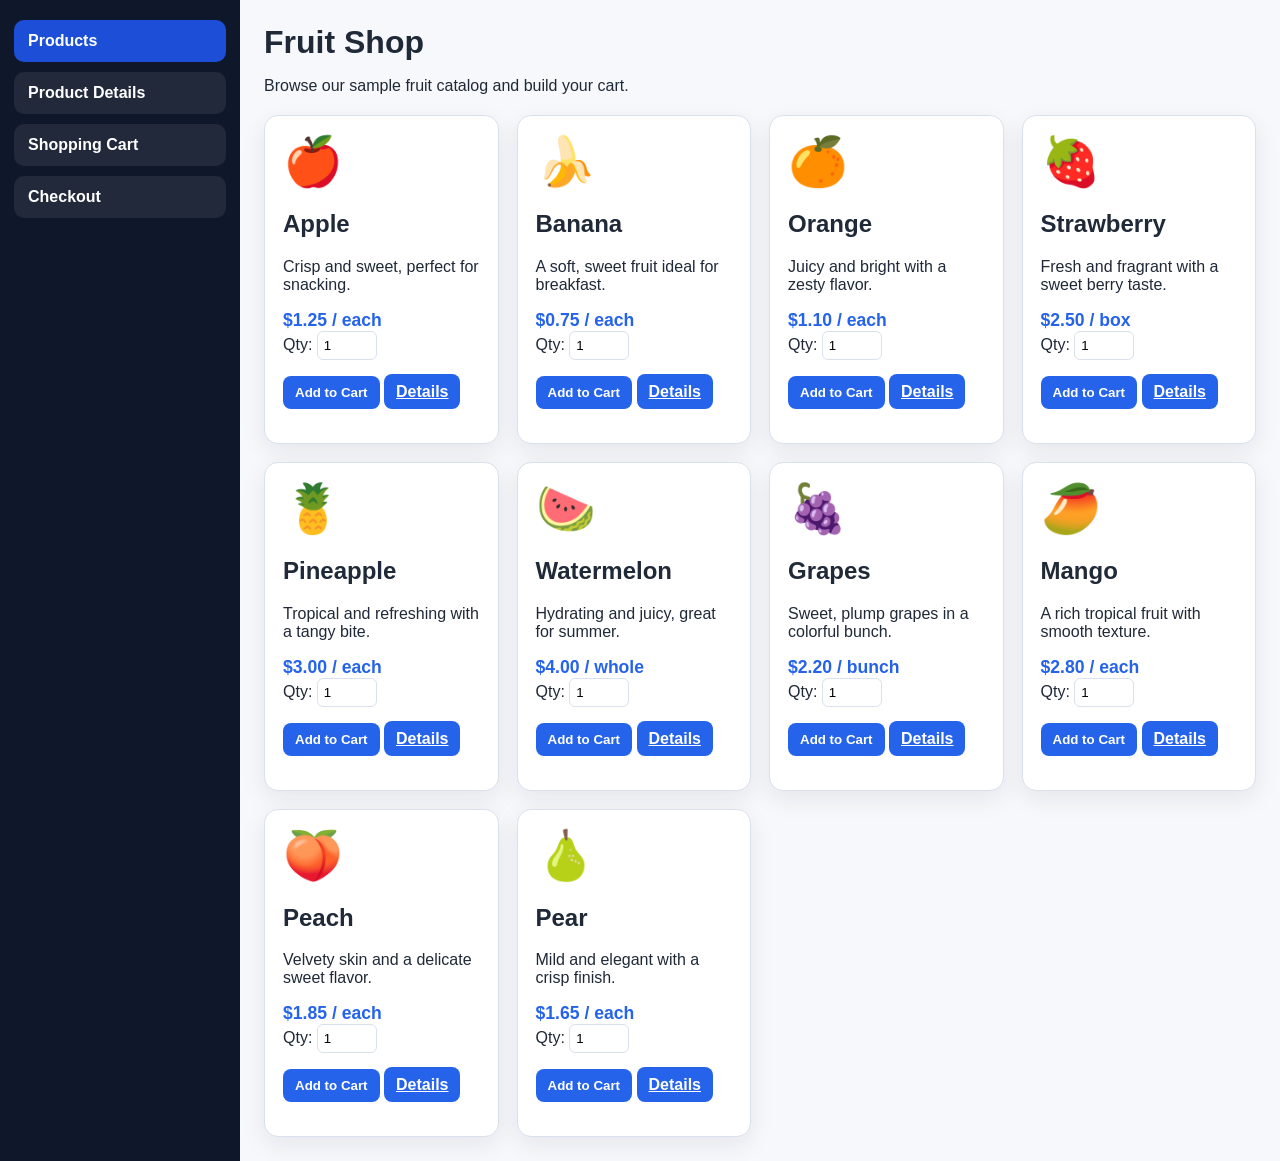
<file: ShoppingApp/index.html>
<!DOCTYPE html>
<html lang="en">
<head>
  <meta charset="UTF-8" />
  <meta name="viewport" content="width=device-width, initial-scale=1.0" />
  <title>Products - Fruit Shop Prototype</title>
  <link rel="stylesheet" href="styles.css" />
</head>
<body data-page="products">
  <div class="app-shell">
    <aside class="sidebar">
      <nav class="nav-menu">
        <a class="nav-item active" href="index.html">
          <span class="nav-text">Products</span>
          <span class="nav-abbr">P</span>
        </a>
        <a class="nav-item" href="product-details.html">
          <span class="nav-text">Product Details</span>
          <span class="nav-abbr">D</span>
        </a>
        <a class="nav-item" href="shopping-cart.html">
          <span class="nav-text">Shopping Cart</span>
          <span class="nav-abbr">C</span>
        </a>
        <a class="nav-item" href="checkout.html">
          <span class="nav-text">Checkout</span>
          <span class="nav-abbr">Ch</span>
        </a>
      </nav>
    </aside>

    <main class="content">
      <header class="page-header">
        <h1>Fruit Shop</h1>
        <p>Browse our sample fruit catalog and build your cart.</p>
      </header>
      <section class="catalog" id="product-list"></section>
    </main>
  </div>

  <script src="app.js"></script>
</body>
</html>
</file>
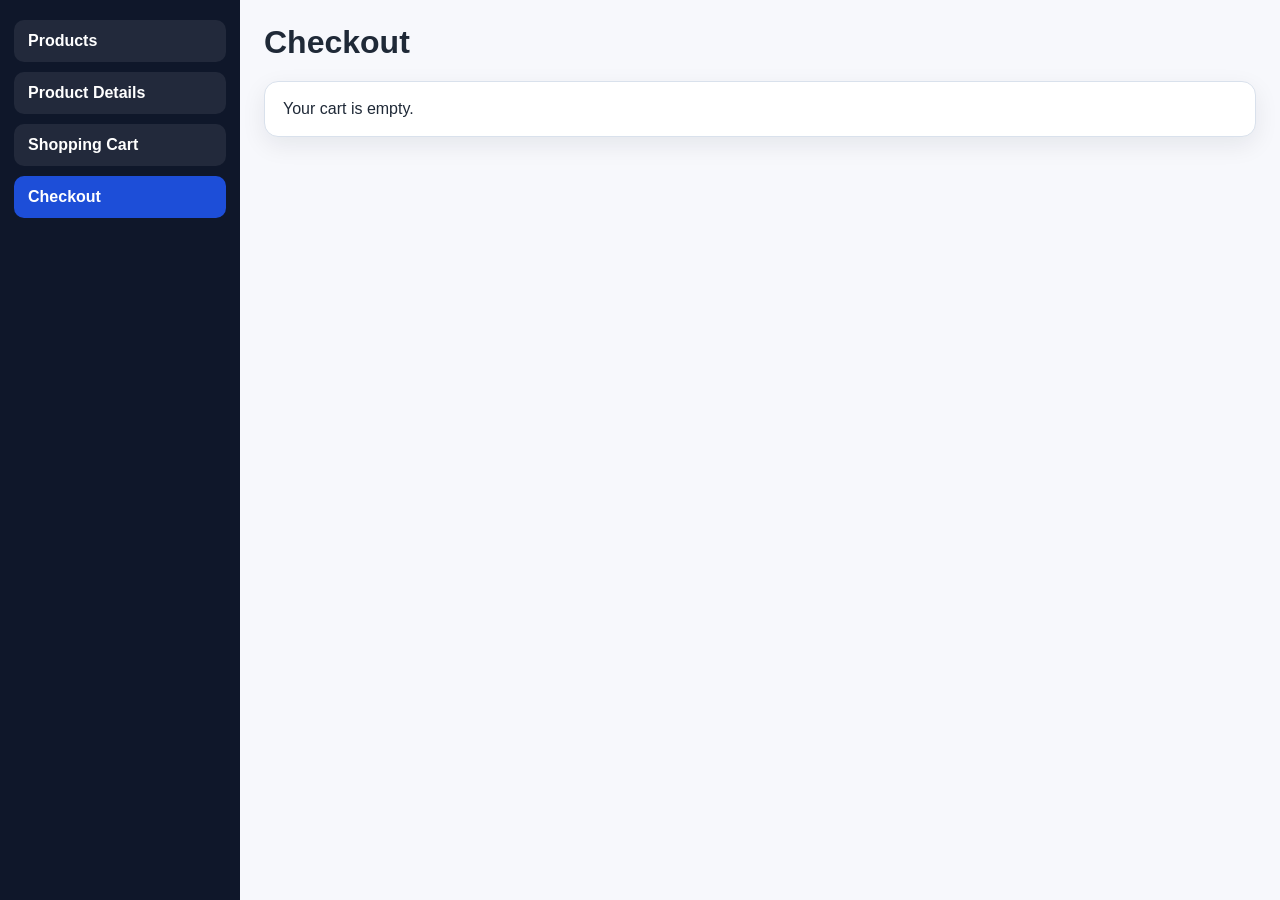
<file: ShoppingApp/checkout.html>
<!DOCTYPE html>
<html lang="en">
<head>
  <meta charset="UTF-8" />
  <meta name="viewport" content="width=device-width, initial-scale=1.0" />
  <title>Checkout - Fruit Shop Prototype</title>
  <link rel="stylesheet" href="styles.css" />
</head>
<body data-page="checkout">
  <div class="app-shell">
    <aside class="sidebar">
      <nav class="nav-menu">
        <a class="nav-item" href="index.html">
          <span class="nav-text">Products</span>
          <span class="nav-abbr">P</span>
        </a>
        <a class="nav-item" href="product-details.html">
          <span class="nav-text">Product Details</span>
          <span class="nav-abbr">D</span>
        </a>
        <a class="nav-item" href="shopping-cart.html">
          <span class="nav-text">Shopping Cart</span>
          <span class="nav-abbr">C</span>
        </a>
        <a class="nav-item active" href="checkout.html">
          <span class="nav-text">Checkout</span>
          <span class="nav-abbr">Ch</span>
        </a>
      </nav>
    </aside>

    <main class="content">
      <header class="page-header">
        <h1>Checkout</h1>
      </header>
      <section class="checkout-card" id="checkout-content"></section>
    </main>
  </div>

  <script src="app.js"></script>
</body>
</html>
</file>
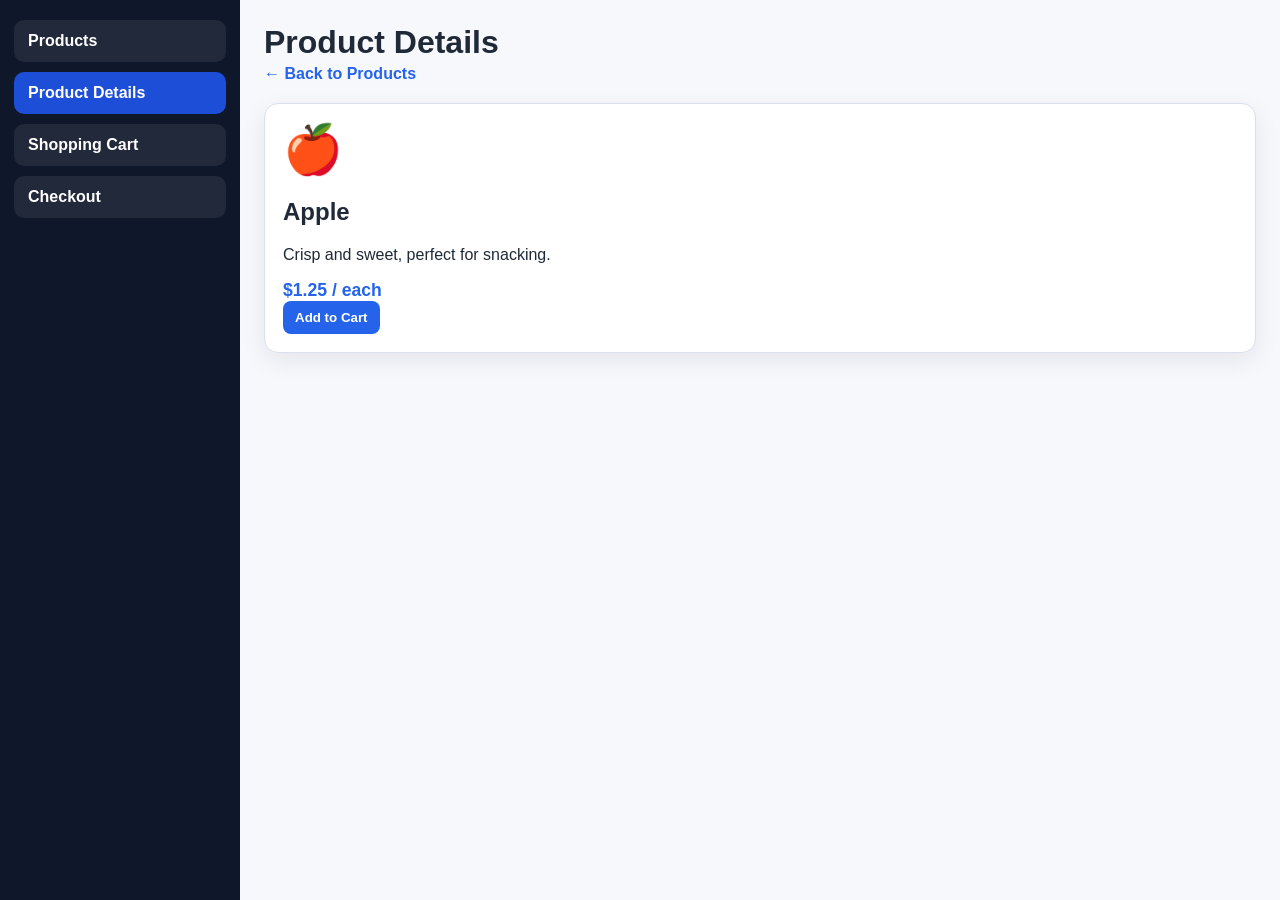
<file: ShoppingApp/product-details.html>
<!DOCTYPE html>
<html lang="en">
<head>
  <meta charset="UTF-8" />
  <meta name="viewport" content="width=device-width, initial-scale=1.0" />
  <title>Product Details - Fruit Shop Prototype</title>
  <link rel="stylesheet" href="styles.css" />
</head>
<body data-page="details">
  <div class="app-shell">
    <aside class="sidebar">
      <nav class="nav-menu">
        <a class="nav-item" href="index.html">
          <span class="nav-text">Products</span>
          <span class="nav-abbr">P</span>
        </a>
        <a class="nav-item active" href="product-details.html">
          <span class="nav-text">Product Details</span>
          <span class="nav-abbr">D</span>
        </a>
        <a class="nav-item" href="shopping-cart.html">
          <span class="nav-text">Shopping Cart</span>
          <span class="nav-abbr">C</span>
        </a>
        <a class="nav-item" href="checkout.html">
          <span class="nav-text">Checkout</span>
          <span class="nav-abbr">Ch</span>
        </a>
      </nav>
    </aside>

    <main class="content">
      <header class="page-header">
        <h1>Product Details</h1>
        <a class="back-link" href="index.html">← Back to Products</a>
      </header>
      <section class="details-card" id="product-details-content"></section>
    </main>
  </div>

  <script src="app.js"></script>
</body>
</html>
</file>
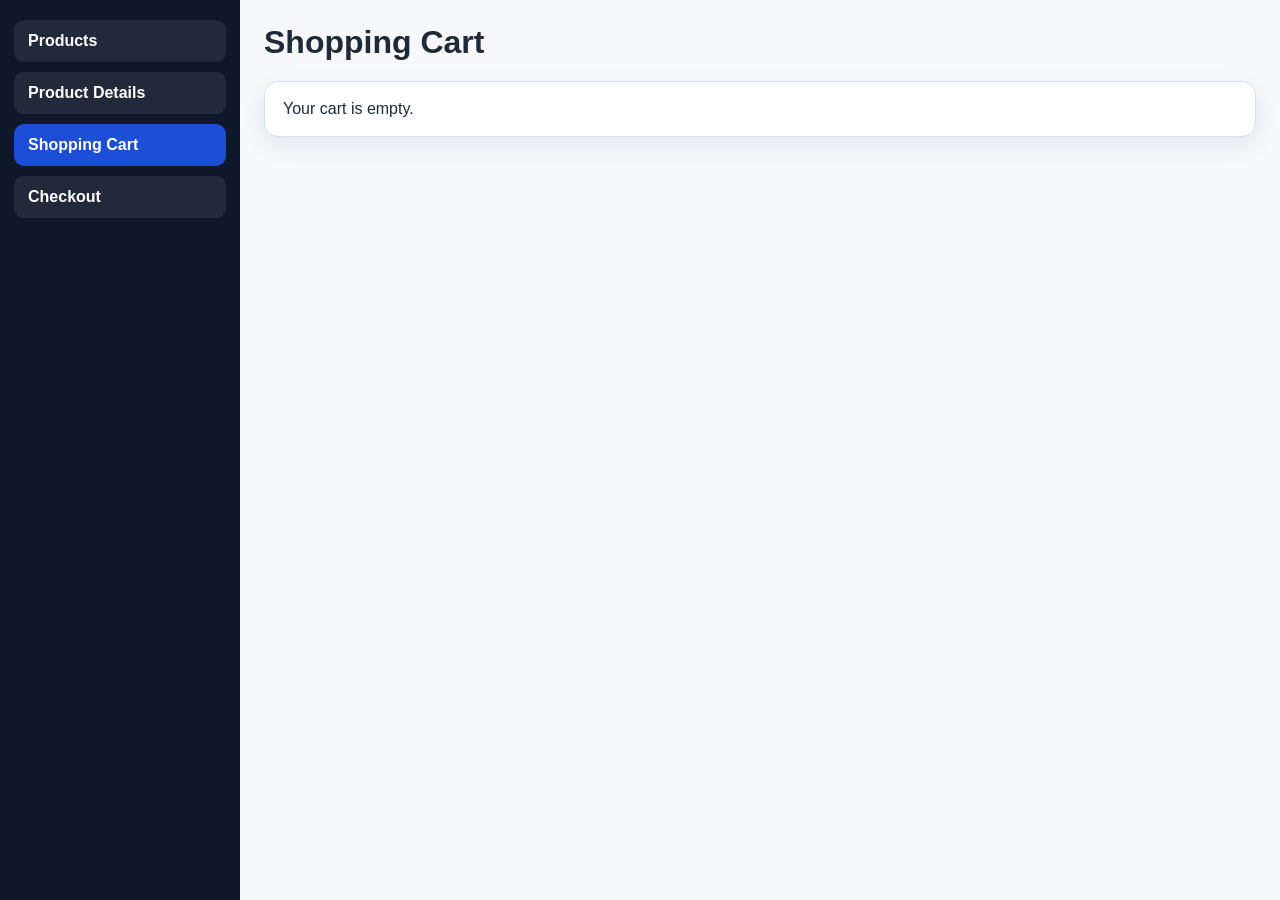
<file: ShoppingApp/shopping-cart.html>
<!DOCTYPE html>
<html lang="en">
<head>
  <meta charset="UTF-8" />
  <meta name="viewport" content="width=device-width, initial-scale=1.0" />
  <title>Shopping Cart - Fruit Shop Prototype</title>
  <link rel="stylesheet" href="styles.css" />
</head>
<body data-page="cart">
  <div class="app-shell">
    <aside class="sidebar">
      <nav class="nav-menu">
        <a class="nav-item" href="index.html">
          <span class="nav-text">Products</span>
          <span class="nav-abbr">P</span>
        </a>
        <a class="nav-item" href="product-details.html">
          <span class="nav-text">Product Details</span>
          <span class="nav-abbr">D</span>
        </a>
        <a class="nav-item active" href="shopping-cart.html">
          <span class="nav-text">Shopping Cart</span>
          <span class="nav-abbr">C</span>
        </a>
        <a class="nav-item" href="checkout.html">
          <span class="nav-text">Checkout</span>
          <span class="nav-abbr">Ch</span>
        </a>
      </nav>
    </aside>

    <main class="content">
      <header class="page-header">
        <h1>Shopping Cart</h1>
      </header>
      <section class="cart-card" id="cart-content"></section>
    </main>
  </div>

  <script src="app.js"></script>
</body>
</html>
</file>
<file: ShoppingApp/styles.css>
:root {
  --bg: #f7f8fc;
  --panel: #ffffff;
  --text: #1f2937;
  --muted: #6b7280;
  --accent: #2563eb;
  --accent-2: #dbeafe;
  --border: #d9e1ec;
  --shadow: 0 8px 24px rgba(15, 23, 42, 0.08);
}

* {
  box-sizing: border-box;
}

body {
  margin: 0;
  font-family: Arial, Helvetica, sans-serif;
  background: var(--bg);
  color: var(--text);
}

.app-shell {
  display: flex;
  min-height: 100vh;
}

.sidebar {
  width: 240px;
  background: #0f172a;
  color: white;
  padding: 20px 14px;
  position: sticky;
  top: 0;
  align-self: stretch;
}

.nav-menu {
  display: flex;
  flex-direction: column;
  gap: 10px;
}

.nav-item {
  display: flex;
  align-items: center;
  text-decoration: none;
  color: white;
  background: rgba(255,255,255,0.08);
  padding: 12px 14px;
  border-radius: 10px;
  font-weight: 700;
}

.nav-item.active,
.nav-item:hover {
  background: #1d4ed8;
}

.nav-abbr {
  display: none;
}

.content {
  flex: 1;
  padding: 24px;
}

.page-header {
  margin-bottom: 20px;
}

.page-header h1 {
  margin: 0 0 4px;
}

.catalog,
.details-card,
.cart-card,
.checkout-card {
  display: grid;
  grid-template-columns: repeat(auto-fit, minmax(220px, 1fr));
  gap: 18px;
}

.product-card,
.detail-card,
.cart-item,
.checkout-item {
  background: var(--panel);
  border: 1px solid var(--border);
  border-radius: 14px;
  padding: 18px;
  box-shadow: var(--shadow);
}

.product-emoji {
  font-size: 3rem;
  margin-bottom: 10px;
}

.product-price,
.total-price {
  font-size: 1.1rem;
  font-weight: 700;
  color: var(--accent);
}

.qty-input,
.qty-update {
  width: 60px;
  padding: 6px;
  border-radius: 6px;
  border: 1px solid var(--border);
}

.button,
.link-button,
.remove-button {
  border: none;
  border-radius: 8px;
  cursor: pointer;
  padding: 9px 12px;
  font-weight: 700;
}

.button,
.link-button {
  background: var(--accent);
  color: white;
}

.remove-button {
  background: #fee2e2;
  color: #b91c1c;
}

.back-link {
  color: var(--accent);
  text-decoration: none;
  font-weight: 700;
}

.cart-summary,
.checkout-summary {
  margin-top: 16px;
  border-top: 1px solid var(--border);
  padding-top: 14px;
}

@media (max-width: 600px) {
  .app-shell {
    flex-direction: row;
  }

  .sidebar {
    width: 78px;
    padding: 12px 8px;
  }

  .nav-menu {
    flex-direction: column;
    gap: 8px;
  }

  .nav-item {
    justify-content: center;
    min-width: 44px;
    padding: 10px 6px;
  }

  .nav-text {
    display: none;
  }

  .nav-abbr {
    display: inline;
    font-size: 0.8rem;
    font-weight: 700;
  }
}
</file>
